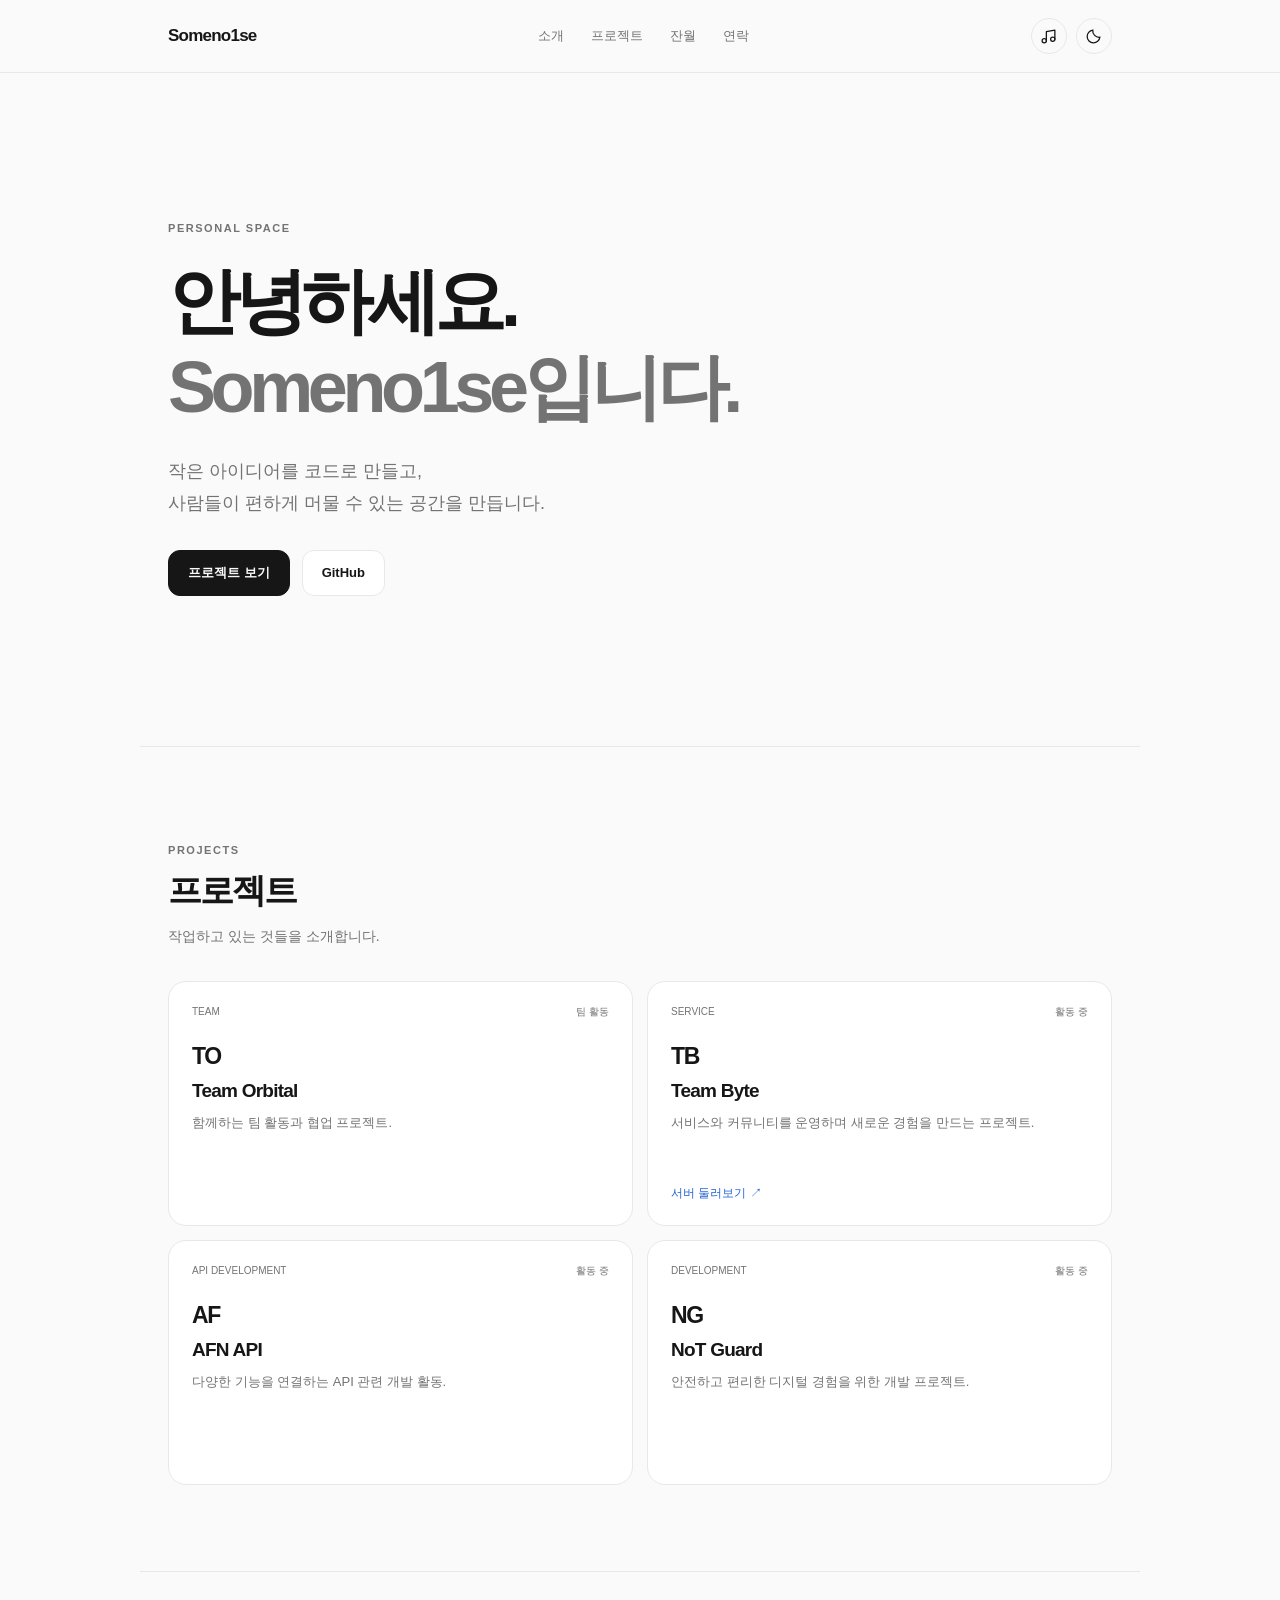
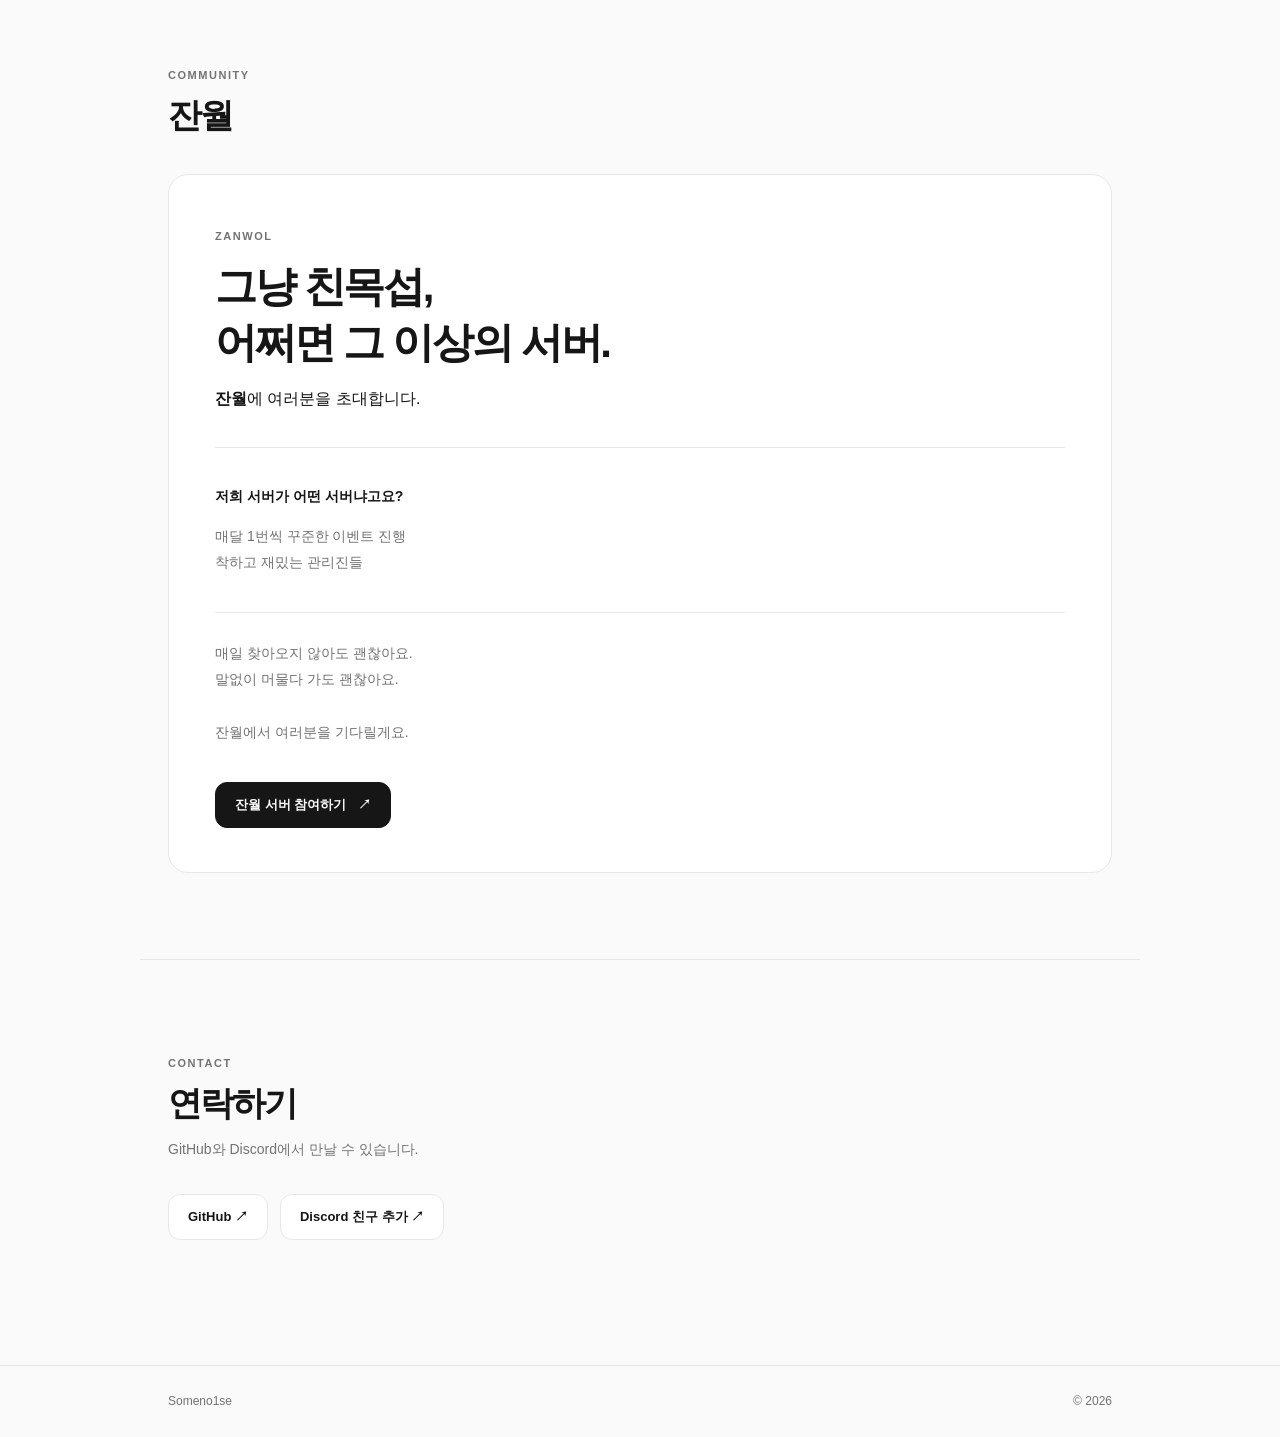
<file: index.html>
<!doctype html>
<html lang="ko" data-theme="light">
<head>
<meta charset="utf-8">
<meta name="viewport" content="width=device-width, initial-scale=1">
<meta name="theme-color" content="#fafafa">
<meta name="description" content="Someno1se의 개인 홈페이지. 개발 프로젝트와 디스코드 친목 서버 잔월을 소개합니다.">
<meta property="og:title" content="Someno1se">
<meta property="og:description" content="개발 프로젝트와 잔월 커뮤니티">
<meta property="og:url" content="https://deader-dev.xyz/">
<title>Someno1se</title>
<link rel="stylesheet" href="./assets/css/styles.css?v=20261101-team-orbital">
<script>try{document.documentElement.dataset.theme=localStorage.getItem("deader-theme")==="dark"?"dark":"light"}catch(e){}</script>
<script type="module" src="./assets/js/app.js?v=20261101-team-orbital"></script>
</head>
<body>
<a class="skip-link" href="#main">본문으로 이동</a>
<header class="site-header" id="top">
<div class="page-width nav-inner">
<a class="brand" href="#top" aria-label="Someno1se 홈">Someno1se</a>
<nav class="desktop-nav" aria-label="주요 메뉴"><a href="#about">소개</a><a href="#projects">프로젝트</a><a href="#zanwol">잔월</a><a href="#contact">연락</a></nav>
<div class="nav-actions">
<button class="icon-button music-button" id="music-toggle" type="button" aria-label="배경음악 재생" aria-pressed="false" title="배경음악"><svg viewBox="0 0 24 24" fill="none" stroke="currentColor" stroke-width="1.8" stroke-linecap="round" stroke-linejoin="round" aria-hidden="true"><path d="M9 18V5l12-2v13"/><circle cx="6" cy="18" r="3"/><circle cx="18" cy="16" r="3"/></svg><span class="music-indicator" aria-hidden="true"></span></button>
<button class="icon-button theme-button" id="theme-toggle" type="button" aria-label="다크 모드 켜기" title="테마 변경"><svg class="moon-icon" viewBox="0 0 24 24" fill="none" stroke="currentColor" stroke-width="1.8" stroke-linecap="round" aria-hidden="true"><path d="M20.98 13.02A9 9 0 0 1 10.98 3.02 9 9 0 1 0 20.98 13.02Z"/></svg><svg class="sun-icon" viewBox="0 0 24 24" fill="none" stroke="currentColor" stroke-width="1.8" stroke-linecap="round" aria-hidden="true"><circle cx="12" cy="12" r="4"/><path d="M12 2v2m0 16v2M4.93 4.93l1.42 1.42m11.3 11.3 1.42 1.42M2 12h2m16 0h2M4.93 19.07l1.42-1.42m11.3-11.3 1.42-1.42"/></svg></button>
<button class="icon-button menu-button" id="menu-toggle" type="button" aria-label="메뉴 열기" aria-expanded="false" aria-controls="mobile-nav"><svg viewBox="0 0 24 24" fill="none" stroke="currentColor" stroke-width="1.8" stroke-linecap="round" aria-hidden="true"><path d="M4 8h16M4 16h16"/></svg></button>
</div>
</div>
<nav class="mobile-nav page-width" id="mobile-nav" aria-label="모바일 메뉴" hidden><a href="#about">소개</a><a href="#projects">프로젝트</a><a href="#zanwol">잔월</a><a href="#contact">연락</a></nav>
</header>
<main id="main">
<section class="hero page-width" id="about" aria-labelledby="hero-title">
<p class="overline">PERSONAL SPACE</p>
<h1 id="hero-title">안녕하세요.<br><span>Someno1se입니다.</span></h1>
<p class="lead">작은 아이디어를 코드로 만들고,<br>사람들이 편하게 머물 수 있는 공간을 만듭니다.</p>
<div class="hero-links"><a class="button primary" href="#projects">프로젝트 보기</a><a class="button secondary" href="https://github.com/someno1se" target="_blank" rel="noopener noreferrer">GitHub</a></div>
</section>
<section class="section page-width" id="projects" aria-labelledby="projects-title">
<div class="section-head"><p class="overline">PROJECTS</p><h2 id="projects-title">프로젝트</h2><p>작업하고 있는 것들을 소개합니다.</p></div>
<div id="project-grid" class="projects-grid"></div>
</section>
<section class="section page-width" id="zanwol" aria-labelledby="zanwol-title">
<div class="section-head"><p class="overline">COMMUNITY</p><h2 id="zanwol-title">잔월</h2></div>
<div class="zanwol-panel">
<p class="overline">ZANWOL</p>
<h3>그냥 친목섭,<br>어쩌면 그 이상의 서버.</h3>
<p class="zanwol-invite"><strong>잔월</strong>에 여러분을 초대합니다.</p>
<div class="zanwol-details"><p class="details-title">저희 서버가 어떤 서버냐고요?</p><p>매달 1번씩 꾸준한 이벤트 진행<br>착하고 재밌는 관리진들</p></div>
<p class="zanwol-message">매일 찾아오지 않아도 괜찮아요.<br>말없이 머물다 가도 괜찮아요.</p>
<p class="zanwol-message">잔월에서 여러분을 기다릴게요.</p>
<a class="button primary" href="https://discord.gg/XBEYVmswbZ" target="_blank" rel="noopener noreferrer">잔월 서버 참여하기 <span aria-hidden="true">↗</span></a>
</div>
</section>
<section class="section page-width contact-section" id="contact" aria-labelledby="contact-title"><div class="section-head"><p class="overline">CONTACT</p><h2 id="contact-title">연락하기</h2><p>GitHub와 Discord에서 만날 수 있습니다.</p></div><div id="contact-links" class="contact-links"></div></section>
</main>
<footer class="site-footer"><div class="page-width footer-inner"><span>Someno1se</span><span>© <span id="footer-year">2026</span></span></div></footer>
<div id="youtube-player" class="youtube-player" aria-hidden="true"></div><div id="music-status" class="sr-only" aria-live="polite"></div>
</body></html>
</file>
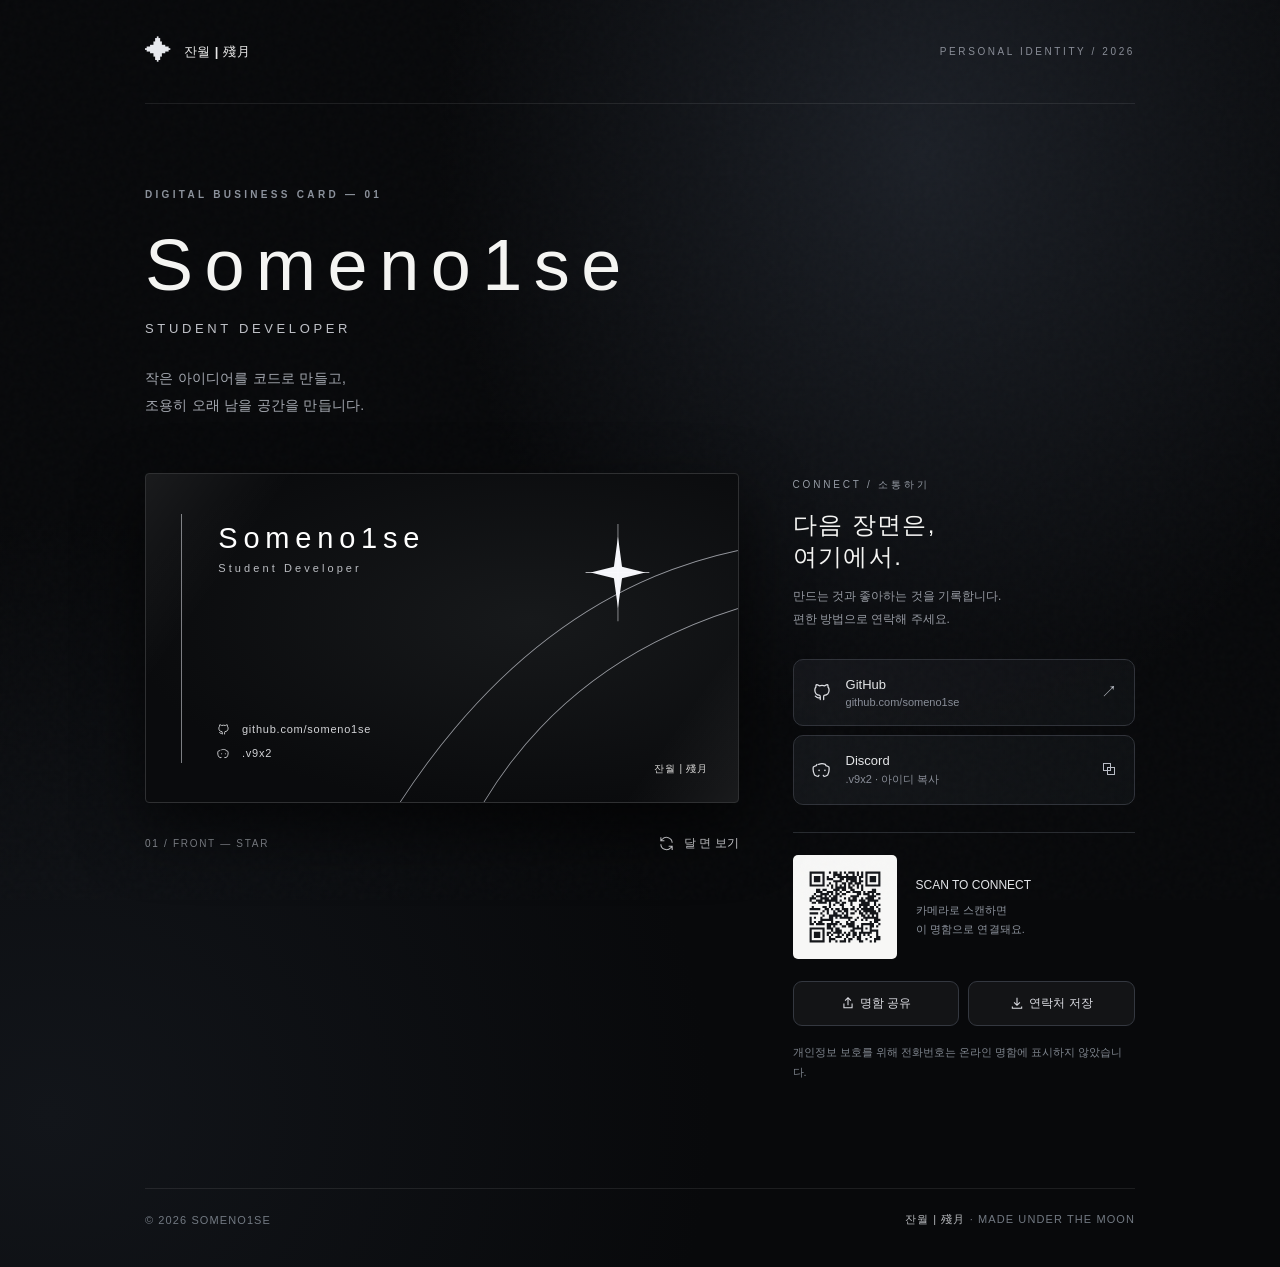
<file: card/index.html>
<!doctype html>
<html lang="ko">
<head>
<meta charset="utf-8">
<meta name="viewport" content="width=device-width, initial-scale=1, viewport-fit=cover">
<meta name="theme-color" content="#08090b">
<meta name="description" content="Someno1se | Student Developer. 달빛 아래, 조용히 코드를 만듭니다.">
<meta property="og:type" content="website">
<meta property="og:title" content="Someno1se — Digital Card">
<meta property="og:description" content="Student Developer · 잔월 | 殘月">
<title>Someno1se · Digital Card</title>
<style>
:root{color-scheme:dark;--bg:#08090b;--panel:#111317;--ink:#f5f5f3;--soft:#a9aab0;--line:#303238}
*{box-sizing:border-box}
html{scroll-behavior:smooth}
body{margin:0;min-height:100vh;background:radial-gradient(ellipse at 72% 12%,#1c2027 0,transparent 37%),radial-gradient(ellipse at 4% 88%,#12151a 0,transparent 38%),var(--bg);color:var(--ink);font-family:-apple-system,BlinkMacSystemFont,"Apple SD Gothic Neo","Malgun Gothic",sans-serif;-webkit-font-smoothing:antialiased}
body:before{content:"";position:fixed;inset:0;pointer-events:none;opacity:.16;background-image:url("data:image/svg+xml,%3Csvg viewBox='0 0 180 180' xmlns='http://www.w3.org/2000/svg'%3E%3Cfilter id='n'%3E%3CfeTurbulence type='fractalNoise' baseFrequency='.9' numOctaves='3' stitchTiles='stitch'/%3E%3C/filter%3E%3Crect width='100%25' height='100%25' filter='url(%23n)' opacity='.12'/%3E%3C/svg%3E")}
a{color:inherit;text-decoration:none}
button{font:inherit}
.shell{max-width:1050px;margin:0 auto;padding:0 30px}
.site-head{height:104px;display:flex;align-items:center;justify-content:space-between;border-bottom:1px solid #ffffff16}
.brand{display:inline-flex;align-items:center;gap:11px;color:#e8e8e8;font-size:13px;font-weight:550;letter-spacing:.04em}
.brand .mark{color:#e7e9ee;font-size:27px;font-weight:300;line-height:1}
.head-tag{font-size:10px;letter-spacing:.26em;color:#898d97}
main{padding:85px 0 45px}
.overline{font-size:10px;letter-spacing:.33em;color:#8c929c;font-weight:600;margin:0 0 26px}
.heading{font-family:"Helvetica Neue",Arial,sans-serif;font-weight:300;letter-spacing:.16em;font-size:clamp(37px,6.8vw,72px);line-height:1.1;margin:0}
.role{margin:16px 0 0;font-size:13px;letter-spacing:.28em;color:#c0c2c8;font-weight:300}
.lead{margin:29px 0 0;color:#a4a8b0;font-size:14px;letter-spacing:.015em;line-height:1.9}
.layout{display:grid;grid-template-columns:minmax(0,1.3fr) minmax(280px,.75fr);align-items:start;gap:54px;margin-top:55px}
.stage{min-width:0}
.flip-card{display:block;position:relative;width:100%;aspect-ratio:1.8;perspective:1500px;background:none;border:0;padding:0;cursor:pointer;text-align:left;border-radius:5px;filter:drop-shadow(0 26px 32px #0009)}
.flip-card:focus-visible{outline:2px solid #c9d4e4;outline-offset:9px}
.card-inner{display:block;position:absolute;inset:0;transform-style:preserve-3d;transition:transform .85s cubic-bezier(.2,.75,.2,1)}
.flip-card.is-flipped .card-inner{transform:rotateY(180deg)}
.face{position:absolute;inset:0;overflow:hidden;display:block;background:#0d0e10;border:1px solid #2f3032;border-radius:4px;backface-visibility:hidden;-webkit-backface-visibility:hidden}
.face:after{content:"";pointer-events:none;position:absolute;inset:0;background:linear-gradient(125deg,#fff1 0,transparent 18%,transparent 86%,#fff1 100%)}
.star-face{padding:8% 8%;background:radial-gradient(ellipse at 65% 45%,#17191b,#0a0b0d 74%)}
.star-face .rail{position:absolute;left:6%;top:12%;height:76%;width:1px;background:#c4c6cc9e}
.star-face .name{display:block;margin-left:5%;font-size:clamp(15px,2.8vw,29px);letter-spacing:.2em;font-weight:350;position:relative;z-index:1}
.star-face .job{display:block;margin:7px 0 0 5%;font-size:clamp(7px,1.05vw,11px);letter-spacing:.28em;color:#bbbdc2;position:relative;z-index:1}
.small-contacts{position:absolute;left:12%;bottom:13%;display:flex;flex-direction:column;gap:clamp(6px,.85vw,12px);z-index:2;color:#d3d4d7;font-size:clamp(7px,1vw,11px);letter-spacing:.07em}
.small-contacts span{display:flex;align-items:center;gap:12px}
.small-contacts svg{width:13px;height:13px;stroke:#e0e1e4;fill:none;stroke-width:1.6}
.star-face .zanwol{position:absolute;right:5%;bottom:8%;font-size:clamp(7px,.85vw,10px);letter-spacing:.08em;color:#d7d6d5;z-index:3}
.orbits{position:absolute;right:-2%;top:5%;height:96%;width:65%;pointer-events:none}
.moon-face{transform:rotateY(180deg);background:#0b0c0e}
.moon-visual{position:absolute;right:-1%;top:-5%;height:112%;width:71%;overflow:visible}
.moon-face .corner{position:absolute;border-color:#d2d5da;width:22px;height:22px}
.moon-face .tl{top:8%;left:6%;border-top:1px solid;border-left:1px solid}
.moon-face .br{bottom:7%;right:5%;border-bottom:1px solid;border-right:1px solid}
.moon-face .moon-name{position:absolute;inset:0;display:flex;flex-direction:column;align-items:center;justify-content:center;gap:18px;z-index:2;font-family:"Helvetica Neue",Arial,sans-serif;font-size:clamp(23px,4.7vw,44px);font-weight:300;letter-spacing:.26em;padding-left:.2em;text-shadow:0 2px 13px #000}
.moon-face .moon-name:after{content:"";width:44px;height:1px;background:#edf0f3}
.flip-instruction{display:flex;justify-content:space-between;align-items:center;gap:10px;margin-top:24px;color:#989da7;font-size:12px;letter-spacing:.07em}
.flip-control{background:none;color:#e1e2e6;border:0;padding:8px 0;display:flex;align-items:center;gap:9px;cursor:pointer;font-size:12px}
.flip-control:hover{color:white}
.flip-control svg{width:17px;height:17px}
.side-label{font-size:10px;letter-spacing:.17em;color:#8e929a}
.contact-panel{padding-top:5px}
.mini-title{font-size:10px;letter-spacing:.28em;color:#969ca6;margin:0 0 17px}
.panel-title{font-size:24px;font-weight:400;letter-spacing:.06em;margin:0 0 12px}
.panel-desc{color:#979ba3;font-size:12px;line-height:1.85;margin:0 0 29px}
.contact-links{display:flex;flex-direction:column;gap:9px}
.contact-link{display:flex;align-items:center;gap:13px;padding:17px 17px;border:1px solid #30333a;border-radius:10px;background:linear-gradient(100deg,#191b20b5,#111317b5);text-align:left;color:#e4e6e8;cursor:pointer;width:100%;transition:border-color .25s,transform .25s,background .25s}
.contact-link:hover{border-color:#78808b;background:#21252a;transform:translateY(-1px)}
.contact-link:focus-visible,.share-row button:focus-visible{outline:2px solid #c3cbd7;outline-offset:3px}
.contact-link .icon{width:22px;height:22px;display:grid;place-items:center;color:#dedfe4}
.contact-link .icon svg{width:20px;height:20px;fill:none;stroke:currentColor;stroke-width:1.5;stroke-linecap:round;stroke-linejoin:round}
.contact-link .desc{flex:1;min-width:0}
.contact-link .main{display:block;font-size:13px;font-weight:500}
.contact-link .sub{display:block;font-size:11px;margin-top:4px;color:#898e98;word-break:break-all}
.contact-link .arrow{color:#b9bdc6;font-size:16px}
.share-row{display:flex;gap:9px;margin-top:22px}
.share-row button{flex:1;border:1px solid #343840;border-radius:9px;background:#ffffff0b;color:#dedfe5;padding:13px 10px;font-size:12px;cursor:pointer}
.share-row button:hover{background:#ffffff16}
.share-row button svg{width:14px;height:14px;margin-right:5px;vertical-align:-3px;stroke:currentColor;fill:none;stroke-width:1.8}
.note{font-size:11px;line-height:1.8;color:#7f858e;margin-top:17px}
.footer{border-top:1px solid #ffffff16;margin-top:50px;padding:23px 0 40px;display:flex;align-items:center;justify-content:space-between;gap:12px;color:#727982;font-size:11px;letter-spacing:.1em}
.footer strong{font-weight:400;color:#b8babe}
#toast{position:fixed;bottom:calc(26px + env(safe-area-inset-bottom));left:50%;transform:translate(-50%,15px);background:#f0f0f0;color:#1a1c20;border-radius:100px;padding:12px 20px;font-size:12px;opacity:0;pointer-events:none;transition:opacity .25s,transform .25s;z-index:10;white-space:nowrap;box-shadow:0 14px 35px #0008}
#toast.show{opacity:1;transform:translate(-50%,0)}
@media(max-width:760px){.shell{padding:0 22px}.site-head{height:72px}.head-tag{font-size:9px}.brand{font-size:12px}main{padding-top:60px}.heading{font-size:clamp(34px,8vw,53px)}.role{font-size:12px}.layout{display:flex;flex-direction:column;gap:43px;margin-top:42px}.stage,.contact-panel{width:100%}.panel-title{font-size:23px}.star-face .name{font-size:clamp(17px,5.2vw,30px)}.star-face .job{font-size:clamp(7px,2.2vw,11px)}.small-contacts{font-size:clamp(7px,1.9vw,11px)}.moon-face .moon-name{font-size:clamp(21px,5.3vw,34px)}.footer{margin-top:35px}.overline{font-size:9px}}
@media(max-width:380px){.shell{padding:0 16px}.heading{letter-spacing:.115em}.small-contacts{gap:5px}.small-contacts span{gap:7px}.small-contacts svg{height:11px;width:11px}.moon-face .moon-name{letter-spacing:.2em}}
@media(prefers-reduced-motion:reduce){*,*:before,*:after{scroll-behavior:auto!important;transition:none!important;animation:none!important}}

.qr-wrap{margin-top:27px;display:flex;gap:19px;align-items:center;border-top:1px solid #282b30;padding-top:22px}
.qr-frame{flex:none;width:104px;height:104px;background:#f7f7f6;border-radius:5px;padding:8px}
.qr-frame svg{width:100%;height:100%;display:block}
.qr-copy{font-size:12px;color:#e4e6e9;line-height:1.75}
.qr-copy small{display:block;margin-top:5px;font-size:11px;color:#8e949e;letter-spacing:.01em}
@media(max-width:760px){.qr-frame{width:96px;height:96px}}

</style>
</head>
<body>
<svg style="position:absolute;width:0;height:0;overflow:hidden" xmlns="http://www.w3.org/2000/svg" aria-hidden="true">
<defs>
<symbol id="github" viewBox="0 0 24 24"><path d="M9 19c-4 .8-4-2-5-2m10 4v-3.2c0-.9.2-1.4.5-1.8 3.4-.3 6-1.7 6-6.5 0-1.4-.5-2.5-1.3-3.5.1-.9 0-1.8-.3-2.7 0 0-1.2-.4-3.5 1.3a12 12 0 0 0-6.8 0C6.3 2.9 5 3.3 5 3.3c-.3.9-.4 1.8-.3 2.7A5.5 5.5 0 0 0 3.4 9.5c0 4.8 2.6 6.2 6 6.5.4.4.5 1 .5 1.8V21"/></symbol>
<symbol id="discord" viewBox="0 0 24 24"><path d="M8 5.3c2.3-1 5.7-1 8 0l.8 1.4c1.7.5 2.7 1 3.5 1.6.6 3.2.1 6.7-1.5 9.7-1.4 1-2.8 1.6-4.3 1.8l-.9-1.4m-5.3 0-.9 1.4C5.9 19.6 4.5 19 3.1 18 1.5 15 1 11.5 1.6 8.3c.8-.6 1.8-1.1 3.5-1.6L6 5.3"/><circle cx="8.5" cy="12.4" r="1" fill="currentColor" stroke="none"/><circle cx="15.5" cy="12.4" r="1" fill="currentColor" stroke="none"/></symbol>

<symbol id="share" viewBox="0 0 24 24"><path d="M12 16V3m-5 5 5-5 5 5M5 13v7h14v-7"/></symbol>
<symbol id="download" viewBox="0 0 24 24"><path d="M12 3v13m-5-5 5 5 5-5M4 18v3h16v-3"/></symbol>
<symbol id="turn" viewBox="0 0 24 24"><path d="M20 11a8 8 0 0 0-14-5L4 8m0-5v5h5M4 13a8 8 0 0 0 14 5l2-2m0 5v-5h-5"/></symbol>
</defs>
</svg>
<div class="shell">
<header class="site-head">
<a class="brand" href="https://github.com/someno1se" aria-label="Someno1se GitHub"><span class="mark">✦</span><span>잔월 <span aria-hidden="true">|</span> 殘月</span></a>
<span class="head-tag">PERSONAL IDENTITY / 2026</span>
</header>
<main>
<p class="overline">DIGITAL BUSINESS CARD — 01</p>
<h1 class="heading">Someno1se</h1>
<p class="role">STUDENT DEVELOPER</p>
<p class="lead">작은 아이디어를 코드로 만들고,<br>조용히 오래 남을 공간을 만듭니다.</p>
<div class="layout">
<section class="stage" aria-label="뒤집을 수 있는 달과 별 명함">
<button class="flip-card" id="card" type="button" aria-label="명함 뒤집기: 현재 앞면, 별과 연락처" aria-pressed="false">
<span class="card-inner">
<span class="face star-face">
<span class="rail"></span>
<span class="name">Someno1se</span>
<span class="job">Student Developer</span>
<svg class="orbits" viewBox="0 0 380 220" preserveAspectRatio="none" aria-hidden="true"><path d="M28 225 Q174 62 396 38M109 228Q200 112 399 76" stroke="#c2c5cc" stroke-width=".7" fill="none" opacity=".75"/><path d="M246 53l4-21 4 21 23 4-23 4-4 21-4-21-23-4z" fill="#f5f6fa"/><path d="M218 57H281M250 23V91" stroke="#fafaff" stroke-width=".75" opacity=".65"/></svg>
<span class="small-contacts">
<span><svg><use href="#github"/></svg> github.com/someno1se</span>
<span><svg><use href="#discord"/></svg> .v9x2</span>

</span>
<span class="zanwol">잔월 | 殘月</span>
</span>
<span class="face moon-face">
<svg class="moon-visual" viewBox="0 0 600 490" aria-hidden="true">
<defs>
<radialGradient id="moonshade" cx="82%" cy="47%" r="70%"><stop offset="0" stop-color="#9c9da1"/><stop offset=".46" stop-color="#53565e"/><stop offset=".8" stop-color="#17191c"/><stop offset="1" stop-color="#090a0c"/></radialGradient>
<linearGradient id="rim" x1="0" y1="1" x2=".92" y2=".2"><stop offset="0" stop-color="#111316"/><stop offset=".53" stop-color="#8c8e96"/><stop offset="1" stop-color="#f0f3fa"/></linearGradient>
<filter id="terrain"><feTurbulence type="fractalNoise" baseFrequency=".06" numOctaves="5" seed="8" result="noise"/><feColorMatrix in="noise" type="saturate" values="0" result="gray"/><feComposite operator="in" in="gray" in2="SourceGraphic"/></filter>
<clipPath id="disc"><circle cx="287" cy="253" r="260"/></clipPath>
</defs>
<circle cx="287" cy="253" r="260" fill="url(#moonshade)"/>
<g clip-path="url(#disc)" opacity=".15"><rect x="-20" y="-20" width="650" height="600" filter="url(#terrain)" fill="#d4d7dc"/></g>
<path d="M202-6 C442-26 587 156 541 354C527 430 477 481 414 519" fill="none" stroke="url(#rim)" stroke-width="5" opacity=".9"/>
<ellipse cx="505" cy="110" rx="40" ry="24" fill="#777980" opacity=".1" transform="rotate(25 505 110)"/>
<ellipse cx="466" cy="185" rx="24" ry="17" fill="#24262a" opacity=".28"/>
<ellipse cx="494" cy="270" rx="36" ry="16" fill="#a0a1a6" opacity=".09" transform="rotate(36 494 270)"/>
<circle cx="475" cy="147" r="10" fill="#0f1114" opacity=".18"/>
</svg>
<span class="corner tl"></span><span class="corner br"></span>
<span class="moon-name">Someno1se</span>
</span>
</span>
</button>
<div class="flip-instruction"><span class="side-label" id="side-label">01 / FRONT — STAR</span><button class="flip-control" id="flip-control" type="button"><svg fill="none" stroke="currentColor" stroke-width="1.5"><use href="#turn"/></svg><span id="flip-text">달 면 보기</span></button></div>
</section>
<aside class="contact-panel">
<p class="mini-title">CONNECT / 소통하기</p>
<h2 class="panel-title">다음 장면은,<br>여기에서.</h2>
<p class="panel-desc">만드는 것과 좋아하는 것을 기록합니다.<br>편한 방법으로 연락해 주세요.</p>
<div class="contact-links">
<a class="contact-link" href="https://github.com/someno1se" target="_blank" rel="noopener noreferrer"><span class="icon"><svg><use href="#github"/></svg></span><span class="desc"><span class="main">GitHub</span><span class="sub">github.com/someno1se</span></span><span class="arrow" aria-hidden="true">↗</span></a>
<button class="contact-link" type="button" id="copy-discord"><span class="icon"><svg><use href="#discord"/></svg></span><span class="desc"><span class="main">Discord</span><span class="sub">.v9x2 · 아이디 복사</span></span><span class="arrow" aria-hidden="true">⧉</span></button>

</div>
<div class="qr-wrap"><div class="qr-frame"><svg id="card-qr" viewBox="-4 -4 41 41" role="img" aria-label="온라인 명함 바로가기 QR 코드"><rect x="-4" y="-4" width="41" height="41" fill="#f7f7f6"/><path id="qr-path" fill="#14161a"/></svg></div><div class="qr-copy">SCAN TO CONNECT<small>카메라로 스캔하면<br>이 명함으로 연결돼요.</small></div></div>
<div class="share-row"><button type="button" id="share"><svg><use href="#share"/></svg>명함 공유</button><button type="button" id="save"><svg><use href="#download"/></svg>연락처 저장</button></div>
<p class="note">개인정보 보호를 위해 전화번호는 온라인 명함에 표시하지 않았습니다.</p>
</aside>
</div>
</main>
<footer class="footer"><span>© 2026 SOMENO1SE</span><span><strong>잔월 | 殘月</strong> · MADE UNDER THE MOON</span></footer>
</div>
<div id="toast" role="status" aria-live="polite"></div>
<script>
(function(){
"use strict";
const card=document.getElementById("card"),flip=document.getElementById("flip-control"),label=document.getElementById("side-label"),flipText=document.getElementById("flip-text"),toast=document.getElementById("toast");
let noticeTimer;
function notify(message){toast.textContent=message;toast.classList.add("show");clearTimeout(noticeTimer);noticeTimer=setTimeout(function(){toast.classList.remove("show")},2500)}
function toggle(){const turned=card.classList.toggle("is-flipped");card.setAttribute("aria-pressed",String(turned));card.setAttribute("aria-label",turned?"명함 뒤집기: 현재 뒷면, 달과 로고":"명함 뒤집기: 현재 앞면, 별과 연락처");label.textContent=turned?"02 / BACK — MOON":"01 / FRONT — STAR";flipText.textContent=turned?"별 면 보기":"달 면 보기"}
card.addEventListener("click",toggle);flip.addEventListener("click",toggle);
async function copy(value,message){try{if(navigator.clipboard&&window.isSecureContext){await navigator.clipboard.writeText(value)}else{const area=document.createElement("textarea");area.value=value;area.style.cssText="position:fixed;opacity:0";document.body.append(area);area.select();if(!document.execCommand("copy"))throw Error("copy failed");area.remove()}notify(message)}catch(e){notify("복사 실패 · 직접 선택해서 복사해 주세요")}}

const qrRows="1fcb5757f,1043c9541,1752ffb5d,175c6fa5d,1743cbb5d,104936e41,1fd55557f,0005f6500,0363b310c,039d4debc,04f5b06eb,0bab43c3c,1cf715979,13bf47bbe,0de9b21e4,000a623e5,0868212da,1f35bb5f9,0052d8afd,1e932b35e,004fd81aa,148d7e4fe,10fc04947,15858b016,1bdf4f1f9,001a3751a,1fdd81f50,1045c311e,175bd5bf2,1754adaa2,1749c9613,104e16647,1fc974314".split(",");
const qrPath=[];
for(let y=0;y<qrRows.length;y++){const value=BigInt("0x"+qrRows[y]);for(let x=0;x<33;x++){if((value>>BigInt(32-x))&1n)qrPath.push("M"+x+" "+y+"h1v1h-1z")}}
document.getElementById("qr-path").setAttribute("d",qrPath.join(""));

document.getElementById("copy-discord").addEventListener("click",function(){copy(".v9x2","Discord 아이디를 복사했어요")});
document.getElementById("share").addEventListener("click",async function(){const url=location.protocol==="https:"||location.protocol==="http:"?location.href:"https://github.com/someno1se";if(navigator.share){try{await navigator.share({title:"Someno1se | Digital Card",text:"Student Developer · 잔월 | 殘月",url:url})}catch(e){if(e.name!=="AbortError")copy(url,"명함 주소를 복사했어요")}}else{copy(url,"명함 주소를 복사했어요")}});
document.getElementById("save").addEventListener("click",function(){const vcard=["BEGIN:VCARD","VERSION:3.0","FN:Someno1se","TITLE:Student Developer","URL:https://github.com/someno1se","NOTE:Discord .v9x2 / 잔월 | 殘月","END:VCARD"].join("\r\n");const url=URL.createObjectURL(new Blob([vcard],{type:"text/vcard;charset=utf-8"}));const a=document.createElement("a");a.href=url;a.download="Someno1se.vcf";document.body.append(a);a.click();a.remove();setTimeout(function(){URL.revokeObjectURL(url)},1000);notify("연락처 파일을 저장했어요")});
})();
</script>
</body>
</html>
</file>
<file: assets/css/styles.css>
:root{font-family:-apple-system,BlinkMacSystemFont,"Segoe UI",Arial,sans-serif;--bg:#fafafa;--fg:#161616;--sub:#737373;--line:#e8e8e8;--card:#fff;--blue:#2865d5;color-scheme:light}html[data-theme="dark"]{--bg:#111113;--fg:#f5f5f7;--sub:#a1a1aa;--line:#333338;--card:#1c1c20;--blue:#8ab4ff;color-scheme:dark}*{box-sizing:border-box}html{scroll-behavior:smooth}body{margin:0;background:var(--bg);color:var(--fg)}a{color:inherit;text-decoration:none}button{font:inherit;cursor:pointer}.page-width{max-width:1000px;margin-inline:auto;padding-inline:28px}.skip-link{position:absolute;top:-70px;left:12px;background:var(--card);padding:12px;z-index:30}.skip-link:focus{top:12px}a:focus-visible,button:focus-visible{outline:2px solid var(--blue);outline-offset:4px}.site-header{position:sticky;top:0;background:var(--bg);border-bottom:1px solid var(--line);z-index:20}.nav-inner{height:72px;display:flex;align-items:center;justify-content:space-between;gap:20px}.brand{font-size:17px;font-weight:700;letter-spacing:-.045em}.desktop-nav,.nav-actions{display:flex;align-items:center;gap:27px}.desktop-nav{color:var(--sub);font-size:13px}.desktop-nav a:hover{color:var(--fg)}.nav-actions{gap:9px}.icon-button{width:36px;height:36px;background:none;border:1px solid var(--line);color:var(--fg);border-radius:50%;display:grid;place-items:center;position:relative}.icon-button svg{height:17px;width:17px}.music-indicator{position:absolute;top:3px;right:3px;width:5px;height:5px;background:var(--blue);border-radius:50%;display:none}.music-button[aria-pressed="true"] .music-indicator{display:block}.sun-icon,html[data-theme="dark"] .moon-icon{display:none}html[data-theme="dark"] .sun-icon{display:block}.menu-button,.mobile-nav{display:none}.hero{padding-top:138px;padding-bottom:150px}.overline{color:var(--sub);font-size:11px;font-weight:700;letter-spacing:.14em}.hero h1{font-size:clamp(43px,6vw,72px);letter-spacing:-.075em;line-height:1.2;font-weight:730;margin:24px 0}.hero h1 span{color:var(--sub)}.lead{font-size:18px;color:var(--sub);line-height:1.8}.hero-links,.contact-links{display:flex;gap:12px;flex-wrap:wrap;margin-top:30px}.button,.contact-link{display:inline-flex;align-items:center;justify-content:center;gap:12px;border-radius:12px;padding:13px 19px;font-size:13px;font-weight:650;border:1px solid var(--line);transition:transform .2s}.button:hover,.contact-link:hover{transform:translateY(-2px)}.primary{background:var(--fg);color:var(--bg);border-color:var(--fg)}.secondary,.contact-link{background:var(--card);color:var(--fg)}.section{padding-block:86px;border-top:1px solid var(--line)}.section-head{margin-bottom:35px}.section-head h2{font-size:34px;letter-spacing:-.055em;margin:12px 0}.section-head>p:last-child{font-size:14px;color:var(--sub)}.projects-grid{display:grid;grid-template-columns:repeat(2,minmax(0,1fr));gap:14px}.project-card{background:var(--card);border:1px solid var(--line);border-radius:18px;min-height:245px;padding:23px;display:flex;flex-direction:column}.project-top{display:flex;align-items:center;justify-content:space-between;gap:10px}.project-category,.project-status{font-size:10px;color:var(--sub)}.project-symbol{font-size:23px;letter-spacing:-.06em;font-weight:750;margin-top:24px}.project-card h3{font-size:19px;letter-spacing:-.04em;margin:10px 0}.project-card p{font-size:13px;line-height:1.7;color:var(--sub);margin:0 0 20px}.project-link{font-size:12px;margin-top:auto;color:var(--blue)}.zanwol-panel{padding:44px 46px;border:1px solid var(--line);border-radius:20px;background:var(--card)}.zanwol-panel h3{font-size:clamp(29px,4vw,42px);line-height:1.35;letter-spacing:-.055em;margin:17px 0}.zanwol-invite{font-size:16px;margin-bottom:37px}.zanwol-details{padding:22px 0;border-top:1px solid var(--line);border-bottom:1px solid var(--line);line-height:1.85;font-size:14px}.details-title{font-weight:650}.zanwol-details p:last-child{color:var(--sub)}.zanwol-message{color:var(--sub);line-height:1.85;font-size:14px;margin:28px 0}.zanwol-panel .button{margin-top:8px}.contact-section{padding-bottom:125px}.contact-links{margin-top:0}.site-footer{border-top:1px solid var(--line)}.footer-inner{display:flex;justify-content:space-between;padding-block:28px;color:var(--sub);font-size:12px}.youtube-player,.sr-only{position:absolute;width:1px;height:1px;overflow:hidden;clip-path:inset(50%)}@media(max-width:760px){.desktop-nav{display:none}.menu-button{display:grid}.mobile-nav{display:flex;flex-direction:column;padding-block:10px 20px;gap:0}.mobile-nav[hidden]{display:none}.mobile-nav a{padding:12px 0;border-bottom:1px solid var(--line);color:var(--sub);font-size:13px}.hero{padding-top:104px;padding-bottom:110px}.projects-grid{grid-template-columns:1fr}.project-card{min-height:210px}.section{padding-block:70px}}@media(max-width:500px){.page-width{padding-inline:20px}.nav-inner{height:62px}.hero{padding-top:86px;padding-bottom:95px}.hero h1{font-size:43px}.lead{font-size:15px}.zanwol-panel{padding:28px 23px}.section-head h2{font-size:30px}}@media(prefers-reduced-motion:reduce){html{scroll-behavior:auto}*,*:before,*:after{transition:none!important}}
</file>
